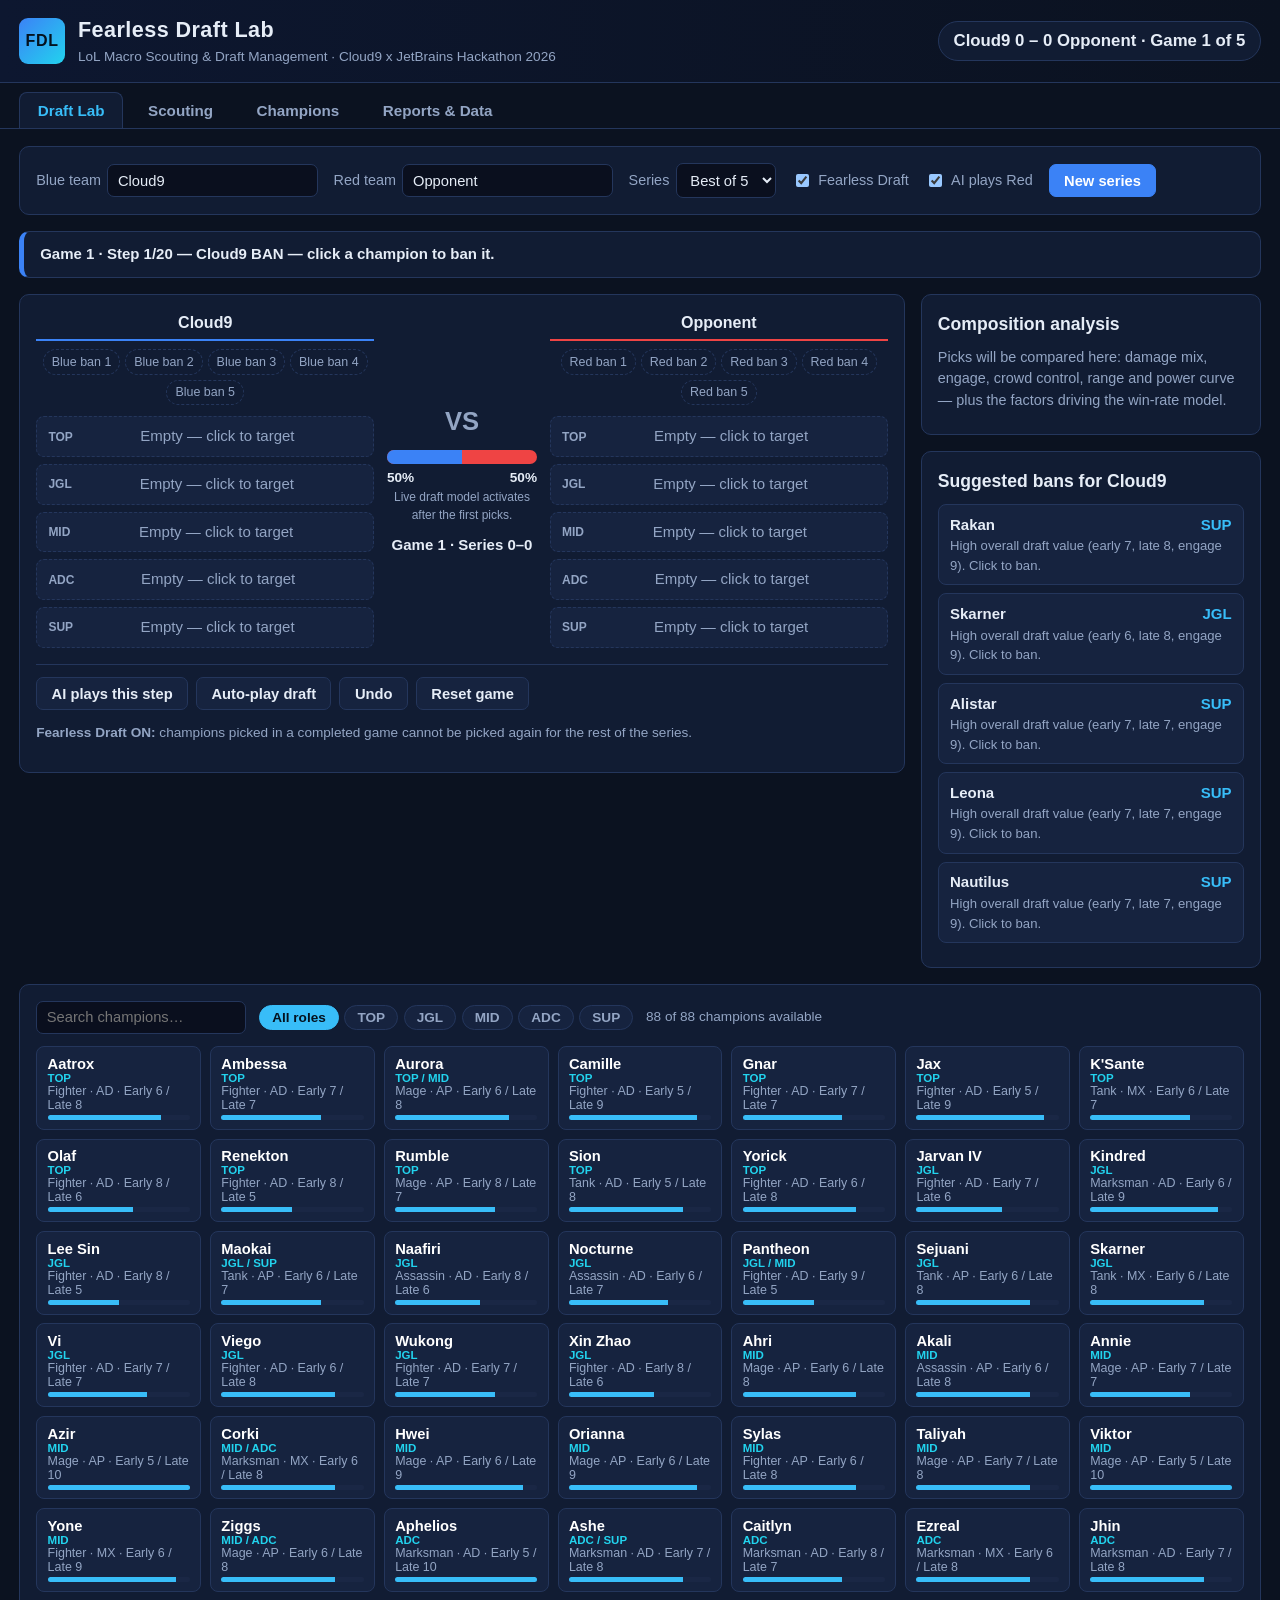
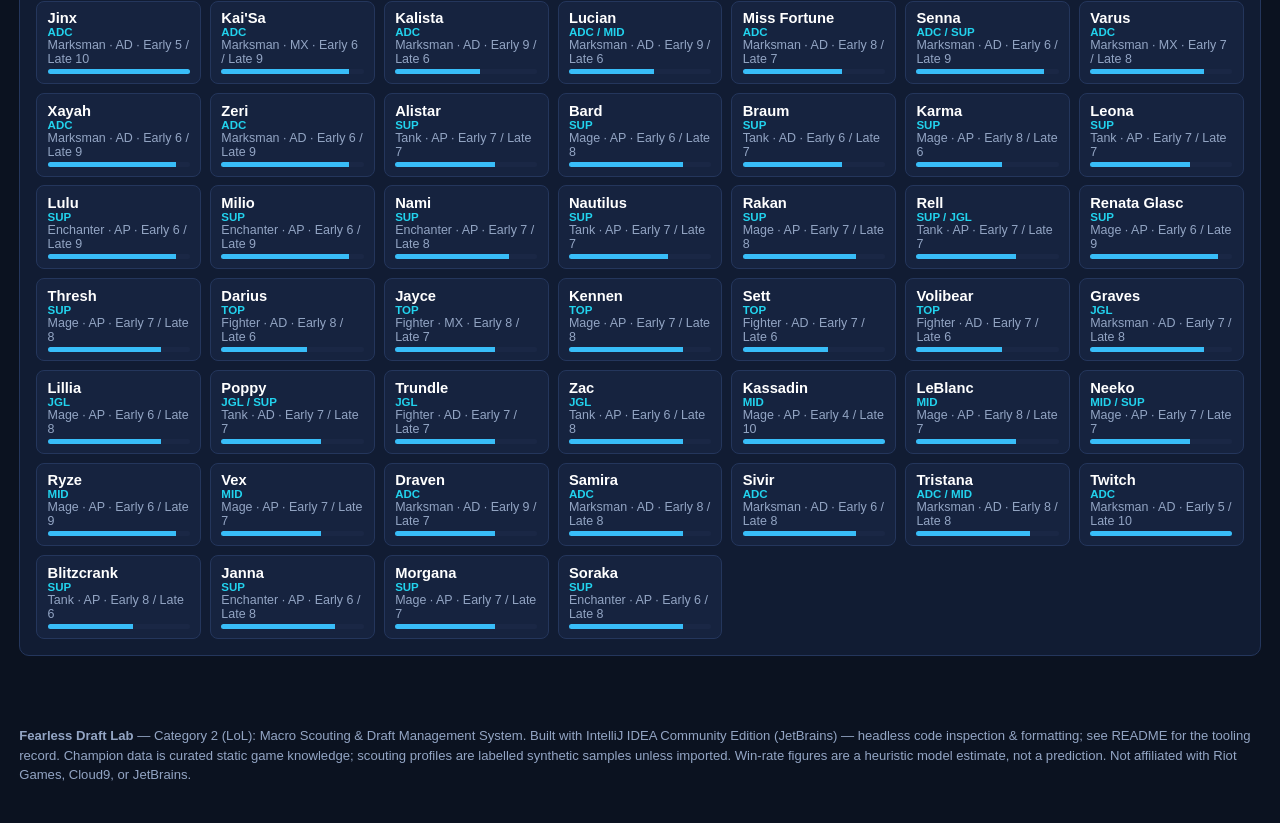
<file: index.html>
<!DOCTYPE html>
<html lang="en">
<head>
<meta charset="UTF-8">
<meta name="viewport" content="width=device-width, initial-scale=1.0">
<title>Fearless Draft Lab — LoL Macro Scouting &amp; Draft Management</title>
<meta name="description" content="A League of Legends coaching tool: Fearless Draft simulator, counter-pick recommendations, live draft win-rate model, macro scouting and How-to-Win insights. Built for the Cloud9 x JetBrains Sky's The Limit Hackathon 2026.">
<link rel="stylesheet" href="styles.css">
</head>
<body>
<header class="topbar">
  <div class="brand">
    <div class="brand-mark" aria-hidden="true">FDL</div>
    <div>
      <h1>Fearless Draft Lab</h1>
      <p class="tagline">LoL Macro Scouting &amp; Draft Management &middot; Cloud9 x JetBrains Hackathon 2026</p>
    </div>
  </div>
  <div class="series-badge" id="series-badge" title="Current series score"></div>
</header>

<nav class="tabs" role="tablist" aria-label="Main views">
  <button class="tab active" data-view="draft" onclick="App.showView('draft')" role="tab">Draft Lab</button>
  <button class="tab" data-view="scout" onclick="App.showView('scout')" role="tab">Scouting</button>
  <button class="tab" data-view="champs" onclick="App.showView('champs')" role="tab">Champions</button>
  <button class="tab" data-view="reports" onclick="App.showView('reports')" role="tab">Reports &amp; Data</button>
</nav>

<main>
  <!-- ============================ DRAFT LAB ============================ -->
  <section id="view-draft" class="view active" aria-label="Draft Lab">
    <div class="panel setup-bar">
      <label>Blue team <input id="setup-blue" type="text" maxlength="24" value="Cloud9"></label>
      <label>Red team <input id="setup-red" type="text" maxlength="24" value="Opponent"></label>
      <label>Series
        <select id="setup-bestof">
          <option value="5" selected>Best of 5</option>
          <option value="3">Best of 3</option>
        </select>
      </label>
      <label class="check"><input id="setup-fearless" type="checkbox" checked> Fearless Draft</label>
      <label class="check"><input id="setup-ai-red" type="checkbox" checked> AI plays Red</label>
      <button class="btn primary" onclick="App.newSeries()">New series</button>
    </div>

    <div id="turn-banner" class="turn-banner"></div>

    <div class="draft-layout">
      <div class="draft-board panel">
        <div class="board-columns">
          <div class="team-col blue">
            <h3 id="board-blue-name">Cloud9</h3>
            <div class="ban-row" id="blue-bans"></div>
            <div class="pick-slots" id="blue-picks"></div>
          </div>
          <div class="board-mid">
            <div class="vs">VS</div>
            <div id="winprob" class="winprob"></div>
            <div id="game-score" class="game-score"></div>
          </div>
          <div class="team-col red">
            <h3 id="board-red-name">Opponent</h3>
            <div class="ban-row" id="red-bans"></div>
            <div class="pick-slots" id="red-picks"></div>
          </div>
        </div>
        <div class="draft-controls">
          <button class="btn" onclick="App.aiMove()" id="btn-ai-move">AI plays this step</button>
          <button class="btn" onclick="App.autoPlay()">Auto-play draft</button>
          <button class="btn" onclick="App.undo()">Undo</button>
          <button class="btn" onclick="App.resetGame()">Reset game</button>
          <span id="complete-controls"></span>
        </div>
        <div id="fearless-pool" class="fearless-pool"></div>
        <div id="draft-log" class="draft-log"></div>
      </div>

      <div class="draft-side">
        <div class="panel" id="comp-panel"></div>
        <div class="panel" id="reco-panel"></div>
      </div>
    </div>

    <div class="panel">
      <div class="grid-toolbar">
        <input id="draft-search" type="search" placeholder="Search champions…" aria-label="Search champions in the draft pool" oninput="App.setDraftSearch(this.value)">
        <div class="role-chips" id="draft-role-chips"></div>
        <span class="hint" id="draft-hint"></span>
      </div>
      <div id="target-role" class="target-role"></div>
      <div id="champ-grid" class="champ-grid"></div>
    </div>
  </section>

  <!-- ============================ SCOUTING ============================ -->
  <section id="view-scout" class="view" aria-label="Scouting">
    <div class="panel scout-toolbar">
      <label>Opponent
        <select id="scout-team-select" onchange="App.setScoutTeam(this.value)"></select>
      </label>
      <span class="sample-note">Sample profiles are synthetic demonstration data. Import real GRID exports under Reports &amp; Data.</span>
    </div>
    <div id="scout-content"></div>
  </section>

  <!-- ============================ CHAMPIONS ============================ -->
  <section id="view-champs" class="view" aria-label="Champion database">
    <div class="panel">
      <div class="grid-toolbar">
        <input id="champ-search" type="search" placeholder="Search champions…" aria-label="Search the champion database" oninput="App.setChampSearch(this.value)">
        <div class="role-chips" id="champ-role-chips"></div>
        <label>Sort
          <select id="champ-sort" onchange="App.setChampSort(this.value)">
            <option value="name">Name (A–Z)</option>
            <option value="early">Early power</option>
            <option value="late">Late power</option>
            <option value="diff">Difficulty</option>
          </select>
        </label>
        <span class="hint" id="champ-count"></span>
      </div>
      <div id="champ-detail"></div>
      <div id="champ-db-grid" class="champ-grid"></div>
    </div>
  </section>

  <!-- ============================ REPORTS ============================ -->
  <section id="view-reports" class="view" aria-label="Reports and data">
    <div class="panel" id="series-report"></div>
    <div class="panel">
      <h2>Save / load series</h2>
      <div class="row">
        <input id="report-name" type="text" maxlength="60" placeholder="Report name, e.g. C9 vs NXF — scrims 12 Jan" aria-label="Report name">
        <button class="btn primary" onclick="App.saveReport()">Save current series</button>
        <button class="btn" onclick="App.exportSeries()">Export series JSON</button>
        <button class="btn" onclick="window.print()">Print report</button>
      </div>
      <div id="saved-reports"></div>
    </div>
    <div class="panel">
      <h2>Import scouting data (GRID export format)</h2>
      <p class="muted">Paste a team scouting profile as JSON — same shape as the bundled samples:
        <code>{ "name", "tag", "region", "tendencies": {...}, "banTendencies": [...], "game1PickRates": [...], "players": [{ "name", "role", "pool": [{ "champ", "games", "wins" }] }] }</code>.
        Champion ids must exist in the embedded database. Imported teams are stored locally in your browser only.</p>
      <textarea id="import-json" rows="6" aria-label="Scouting profile JSON to import" placeholder='{"name": "My Opponent", "tag": "OPP", "players": [...]}'></textarea>
      <div class="row">
        <button class="btn primary" onclick="App.importScout()">Validate &amp; import</button>
        <button class="btn" onclick="App.fillSampleImport()">Fill with a valid example</button>
      </div>
      <div id="import-result"></div>
      <div id="imported-teams"></div>
    </div>
  </section>
</main>

<footer>
  <p><strong>Fearless Draft Lab</strong> — Category 2 (LoL): Macro Scouting &amp; Draft Management System.
  Built with IntelliJ IDEA Community Edition (JetBrains) — headless code inspection &amp; formatting; see README for the tooling record.
  Champion data is curated static game knowledge; scouting profiles are labelled synthetic samples unless imported.
  Win-rate figures are a heuristic model estimate, not a prediction. Not affiliated with Riot Games, Cloud9, or JetBrains.</p>
</footer>

<div id="toast" class="toast" role="status" aria-live="polite"></div>

<script src="data.js"></script>
<script src="engine.js"></script>
<script src="app.js"></script>
</body>
</html>
</file>
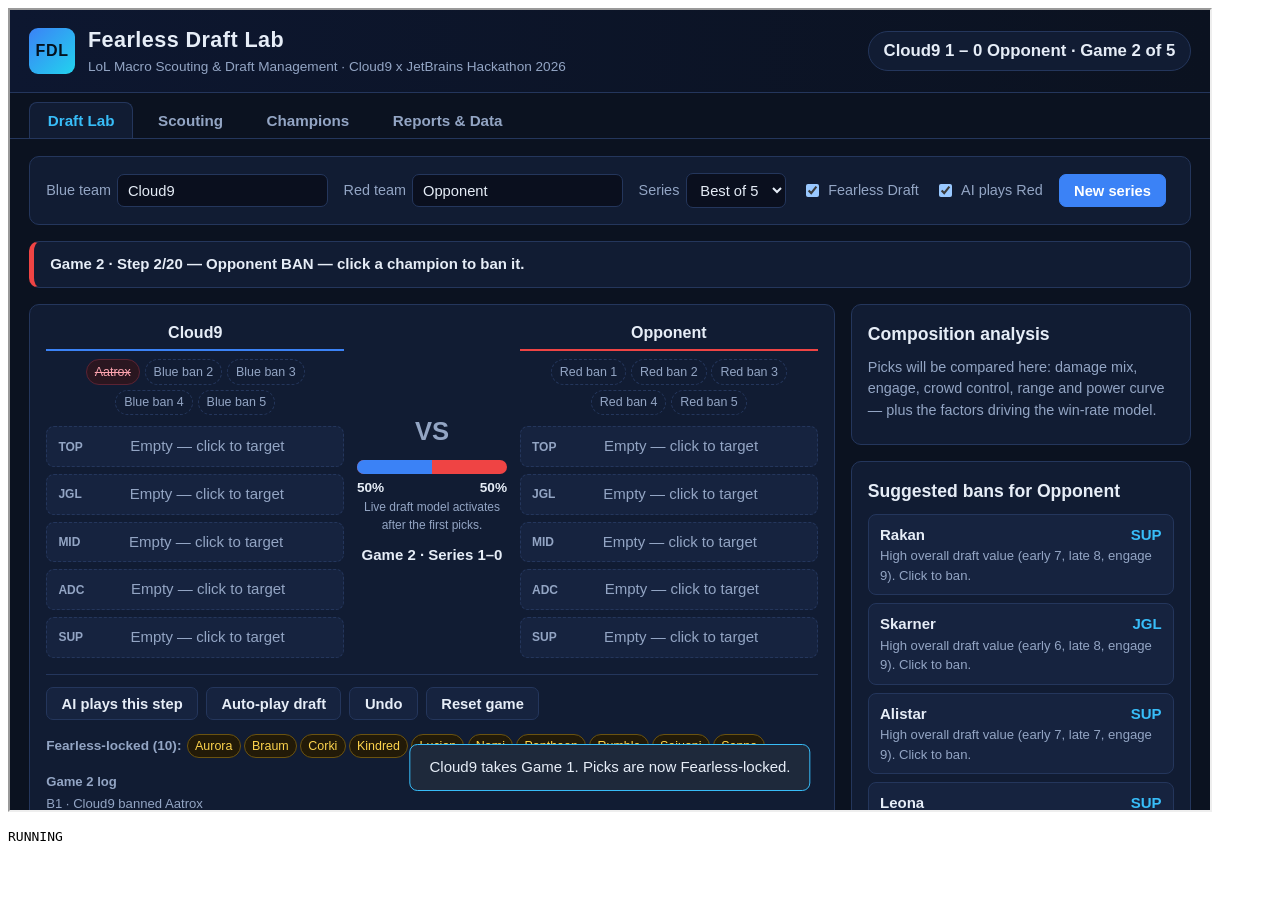
<file: tests/browser-harness.html>
<!-- Fearless Draft Lab — real-browser harness. Serve the project root (python3 -m http.server 8000) and open tests/browser-harness.html in a real browser. It drives the app in an iframe through a full draft, all four views, and import validation, then prints PASS/FAIL lines. -->
<!DOCTYPE html>
<html lang="en">
<head><meta charset="UTF-8"><title>HARNESS</title></head>
<body>
<iframe id="app" src="/" style="width:1200px;height:800px"></iframe>
<pre id="results">RUNNING</pre>
<script>
const sleep = ms => new Promise(r => setTimeout(r, ms));
const results = [];
function check(name, cond, extra) {
  results.push((cond ? 'PASS' : 'FAIL') + ' | ' + name + (extra ? ' | ' + extra : ''));
}
async function run() {
  const frame = document.getElementById('app');
  await new Promise(r => {
    if (frame.contentDocument && frame.contentDocument.readyState === 'complete') r();
    else frame.onload = r;
  });
  await sleep(500);
  const doc = frame.contentDocument, win = frame.contentWindow;
  const errors = [];
  const origErr = win.console.error;
  win.console.error = (...a) => { errors.push(a.join(' ')); origErr.apply(win.console, a); };
  win.addEventListener('error', e => errors.push('JS error: ' + e.message));

  // 1. Draft view renders
  const grid = doc.querySelectorAll('#champ-grid .champ-card');
  check('draft grid renders 88 champions', grid.length === 88, 'got ' + grid.length);
  check('turn banner shows BAN step', /BAN/.test(doc.getElementById('turn-banner').textContent));
  check('winprob shows 50/50 initially', /50%/.test(doc.getElementById('winprob').textContent));
  check('ban suggestions render (5)', doc.querySelectorAll('#reco-panel .reco-item').length === 5,
    'got ' + doc.querySelectorAll('#reco-panel .reco-item').length);

  // 2. Auto-play a full draft
  const autoBtn = [...doc.querySelectorAll('.draft-controls .btn')].find(b => b.textContent.includes('Auto-play'));
  check('auto-play button exists', !!autoBtn);
  autoBtn.click();
  await sleep(300);
  check('draft completes after auto-play', /Draft complete/.test(doc.getElementById('turn-banner').textContent));
  const bluePicks = doc.querySelectorAll('#blue-picks .pick-slot:not(.empty)').length;
  const redPicks = doc.querySelectorAll('#red-picks .pick-slot:not(.empty)').length;
  check('both teams have 5 picks', bluePicks === 5 && redPicks === 5, bluePicks + '/' + redPicks);
  check('winprob model active after picks', !/activates after/.test(doc.getElementById('winprob').textContent));
  check('comp analysis renders factors', doc.querySelectorAll('#comp-panel .factor').length >= 0);

  // 3. Complete game 1
  const winBtn = doc.querySelector('.btn.blue-win');
  check('blue win button present', !!winBtn);
  if (winBtn) winBtn.click();
  await sleep(300);
  check('series badge shows 1-0', /1 – 0/.test(doc.getElementById('series-badge').textContent),
    doc.getElementById('series-badge').textContent);
  check('fearless pool shows 10 locks', doc.querySelectorAll('#fearless-pool .lock-chip').length === 10,
    'got ' + doc.querySelectorAll('#fearless-pool .lock-chip').length);
  check('game 2 started', /Game 2/.test(doc.getElementById('turn-banner').textContent));

  // 4. Undo works in game 2
  const firstAvail = doc.querySelector('#champ-grid .champ-card:not(.unavailable)');
  firstAvail.click();
  await sleep(600); // AI red replies on its turn
  const stepAfter = doc.getElementById('turn-banner').textContent;
  doc.querySelectorAll('.draft-controls .btn');
  const undoBtn = [...doc.querySelectorAll('.draft-controls .btn')].find(b => b.textContent === 'Undo');
  undoBtn.click();
  await sleep(200);
  check('undo returns to step 1', /Step 1\/20/.test(doc.getElementById('turn-banner').textContent),
    doc.getElementById('turn-banner').textContent);

  // 5. Scouting view
  doc.querySelector('[data-view="scout"]').click();
  await sleep(200);
  const scoutText = doc.getElementById('scout-content').textContent;
  check('scout view renders NXF', /Northwind Foxes/.test(scoutText));
  check('scout insights mention Sejuani ban', /Ban Sejuani early/.test(scoutText));
  check('fearless shift panel present', /Fearless shift/.test(scoutText));
  check('player pool renders', /Burrow/.test(scoutText) && /72%/.test(scoutText));

  // 6. Champions view
  doc.querySelector('[data-view="champs"]').click();
  await sleep(200);
  const dbGrid = doc.querySelectorAll('#champ-db-grid .champ-card');
  check('champion db renders 88', dbGrid.length === 88, 'got ' + dbGrid.length);
  dbGrid[0].click();
  await sleep(200);
  check('champion detail opens', !!doc.querySelector('#champ-detail .champ-detail'));

  // 7. Reports view + import validation
  doc.querySelector('[data-view="reports"]').click();
  await sleep(200);
  const reportText = doc.getElementById('series-report').textContent;
  check('series report shows game 1', /Score: 1–0/.test(reportText), reportText.slice(0, 80));
  const ta = doc.getElementById('import-json');
  ta.value = '{"name": 123}';
  [...doc.querySelectorAll('.btn')].find(b => b.textContent.includes('Validate')).click();
  await sleep(200);
  check('import rejects invalid team', /rejected/i.test(doc.getElementById('import-result').textContent));
  [...doc.querySelectorAll('.btn')].find(b => b.textContent.includes('valid example')).click();
  await sleep(100);
  [...doc.querySelectorAll('.btn')].find(b => b.textContent.includes('Validate')).click();
  await sleep(200);
  check('import accepts valid example', /Imported Example Rivals/.test(doc.getElementById('import-result').textContent));
  const savedName = doc.getElementById('report-name');
  savedName.value = 'Harness report';
  [...doc.querySelectorAll('.btn')].find(b => b.textContent.includes('Save current series')).click();
  await sleep(200);
  check('report save works', /Harness report/.test(doc.getElementById('saved-reports').textContent));

  // 8. No console errors
  check('no console errors', errors.length === 0, errors.slice(0, 3).join(' ; '));

  document.getElementById('results').textContent = results.join('\n');
  document.title = 'HARNESS:DONE';
}
run().catch(e => {
  document.getElementById('results').textContent = 'FAIL | harness crashed: ' + e.message + '\n' + results.join('\n');
  document.title = 'HARNESS:DONE';
});
</script>
</body>
</html>
</file>
<file: styles.css>
/* Fearless Draft Lab — dark coaching-desk theme. Zero dependencies. */
:root {
  --bg: #0b1220;
  --panel: #111c33;
  --panel2: #16233f;
  --border: #24365c;
  --text: #e6edf7;
  --muted: #93a5c4;
  --accent: #38bdf8;
  --accent2: #22d3ee;
  --blue: #3b82f6;
  --red: #ef4444;
  --green: #22c55e;
  --amber: #f59e0b;
  --radius: 10px;
}
* { box-sizing: border-box; }
html { color-scheme: dark; }
body {
  margin: 0;
  background: var(--bg);
  color: var(--text);
  font-family: -apple-system, BlinkMacSystemFont, "Segoe UI", Roboto, "Helvetica Neue", Arial, sans-serif;
  font-size: 15px;
  line-height: 1.5;
}
h1 { font-size: 1.35rem; margin: 0; letter-spacing: .02em; }
h2 { font-size: 1.1rem; margin: 0 0 .6rem; }
h3 { font-size: 1rem; margin: 0 0 .5rem; }
p { margin: .4rem 0; }
code { background: #0a0f1e; padding: .1em .35em; border-radius: 4px; font-size: .85em; }

/* ---------- header / nav ---------- */
.topbar {
  display: flex; justify-content: space-between; align-items: center; gap: 1rem;
  padding: .9rem 1.2rem; border-bottom: 1px solid var(--border);
  background: linear-gradient(90deg, #0d1730, #0b1220);
  flex-wrap: wrap;
}
.brand { display: flex; align-items: center; gap: .8rem; }
.brand-mark {
  width: 46px; height: 46px; border-radius: 9px; flex: none;
  display: flex; align-items: center; justify-content: center;
  background: linear-gradient(135deg, var(--blue), var(--accent2));
  color: #04121f; font-weight: 800; letter-spacing: .05em; font-size: 1rem;
}
.tagline { color: var(--muted); font-size: .85rem; margin: 0; }
.series-badge {
  font-weight: 700; font-size: 1.05rem; padding: .4rem .9rem;
  border: 1px solid var(--border); border-radius: 999px; background: var(--panel);
  white-space: nowrap;
}
.tabs {
  display: flex; gap: .4rem; padding: .6rem 1.2rem 0; flex-wrap: wrap;
  border-bottom: 1px solid var(--border);
}
.tab {
  background: transparent; color: var(--muted); border: 1px solid transparent;
  border-bottom: none; border-radius: 8px 8px 0 0; padding: .55rem 1.1rem;
  font-size: .95rem; font-weight: 600; cursor: pointer;
}
.tab:hover { color: var(--text); }
.tab.active { background: var(--panel); color: var(--accent); border-color: var(--border); }

main { padding: 1.1rem 1.2rem 2rem; max-width: 1440px; margin: 0 auto; }
.view { display: none; }
.view.active { display: block; }
.panel {
  background: var(--panel); border: 1px solid var(--border);
  border-radius: var(--radius); padding: 1rem; margin-bottom: 1rem;
}
.muted { color: var(--muted); font-size: .9rem; }
.row { display: flex; gap: .6rem; flex-wrap: wrap; align-items: center; margin: .6rem 0; }

/* ---------- controls ---------- */
input[type="text"], input[type="search"], select, textarea {
  background: #0a0f1e; color: var(--text); border: 1px solid var(--border);
  border-radius: 7px; padding: .45rem .6rem; font-size: .92rem; font-family: inherit;
}
input[type="text"], input[type="search"] { min-width: 0; }
textarea { width: 100%; resize: vertical; font-family: ui-monospace, monospace; }
label { font-size: .9rem; color: var(--muted); display: inline-flex; gap: .4rem; align-items: center; }
label.check { cursor: pointer; }
.btn {
  background: var(--panel2); color: var(--text); border: 1px solid var(--border);
  border-radius: 7px; padding: .45rem .9rem; font-size: .92rem; font-weight: 600;
  cursor: pointer;
}
.btn:hover { border-color: var(--accent); color: var(--accent); }
.btn.primary { background: var(--blue); border-color: var(--blue); color: #fff; }
.btn.primary:hover { background: #2563eb; color: #fff; }
.btn:disabled { opacity: .45; cursor: not-allowed; }
.btn.blue-win { background: var(--blue); border-color: var(--blue); color: #fff; }
.btn.red-win { background: var(--red); border-color: var(--red); color: #fff; }

/* ---------- draft lab ---------- */
.setup-bar { display: flex; gap: 1rem; flex-wrap: wrap; align-items: center; }
.turn-banner {
  border-radius: var(--radius); padding: .7rem 1rem; margin-bottom: 1rem;
  font-weight: 700; border: 1px solid var(--border); background: var(--panel);
}
.turn-banner.blue { border-left: 5px solid var(--blue); }
.turn-banner.red { border-left: 5px solid var(--red); }
.turn-banner.done { border-left: 5px solid var(--green); }
.draft-layout { display: grid; grid-template-columns: 1fr 340px; gap: 1rem; align-items: start; }
@media (max-width: 980px) { .draft-layout { grid-template-columns: 1fr; } }
.board-columns { display: grid; grid-template-columns: 1fr 150px 1fr; gap: .8rem; }
@media (max-width: 700px) { .board-columns { grid-template-columns: 1fr; } .board-mid { order: -1; } }
.team-col h3 { text-align: center; padding-bottom: .3rem; border-bottom: 2px solid var(--border); }
.team-col.blue h3 { border-color: var(--blue); }
.team-col.red h3 { border-color: var(--red); }
.ban-row { display: flex; flex-wrap: wrap; gap: .3rem; min-height: 34px; margin-bottom: .7rem; justify-content: center; }
.ban-chip {
  font-size: .78rem; padding: .15rem .5rem; border-radius: 999px;
  background: #2a1620; border: 1px solid #5b2333; color: #fda4af;
  text-decoration: line-through;
}
.ban-slot {
  font-size: .78rem; padding: .15rem .5rem; border-radius: 999px;
  border: 1px dashed var(--border); color: var(--muted);
}
.pick-slots { display: flex; flex-direction: column; gap: .45rem; }
.pick-slot {
  display: flex; justify-content: space-between; align-items: center; gap: .5rem;
  background: var(--panel2); border: 1px solid var(--border); border-radius: 8px;
  padding: .5rem .7rem; cursor: pointer;
}
.pick-slot:hover { border-color: var(--accent); }
.pick-slot.empty { color: var(--muted); border-style: dashed; }
.pick-slot.target { border-color: var(--amber); box-shadow: 0 0 0 1px var(--amber); }
.pick-slot .role-tag { font-size: .75rem; font-weight: 700; color: var(--muted); }
.pick-slot .champ-name { font-weight: 700; }
.pick-slot .champ-meta { font-size: .78rem; color: var(--muted); }
.board-mid { display: flex; flex-direction: column; align-items: center; gap: .6rem; justify-content: center; }
.vs { font-size: 1.6rem; font-weight: 800; color: var(--muted); }
.winprob { width: 100%; text-align: center; }
.wp-bar { height: 14px; border-radius: 999px; overflow: hidden; display: flex; background: var(--red); }
.wp-blue { background: var(--blue); transition: width .3s; }
.wp-labels { display: flex; justify-content: space-between; font-weight: 700; font-size: .85rem; margin-top: .25rem; }
.wp-note { font-size: .75rem; color: var(--muted); }
.game-score { font-weight: 700; text-align: center; }
.draft-controls { display: flex; gap: .5rem; flex-wrap: wrap; margin-top: 1rem; padding-top: .8rem; border-top: 1px solid var(--border); }
.fearless-pool { margin-top: .8rem; font-size: .85rem; color: var(--muted); }
.fearless-pool .lock-chip {
  display: inline-block; font-size: .78rem; padding: .1rem .45rem; margin: .1rem;
  border-radius: 999px; background: #221a08; border: 1px solid #6b5310; color: #fcd34d;
}
.draft-log { margin-top: .8rem; font-size: .82rem; color: var(--muted); max-height: 130px; overflow-y: auto; }
.draft-log div { padding: .1rem 0; border-bottom: 1px solid #1a2745; }

/* comp + recommendations */
.comp-table { width: 100%; border-collapse: collapse; font-size: .88rem; }
.comp-table td, .comp-table th { padding: .3rem .4rem; text-align: center; border-bottom: 1px solid #1a2745; }
.comp-table td:first-child, .comp-table th:first-child { text-align: left; }
.comp-table .lead { color: var(--accent); font-weight: 700; }
.factor { font-size: .86rem; padding: .3rem 0; border-bottom: 1px solid #1a2745; }
.factor:last-child { border-bottom: none; }
.factor .b { color: #93c5fd; font-weight: 700; }
.factor .r { color: #fca5a5; font-weight: 700; }
.reco-item {
  border: 1px solid var(--border); border-radius: 8px; padding: .55rem .7rem;
  margin-bottom: .5rem; cursor: pointer; background: var(--panel2);
}
.reco-item:hover { border-color: var(--accent); }
.reco-item .reco-head { display: flex; justify-content: space-between; font-weight: 700; }
.reco-item .reco-score { color: var(--accent); }
.reco-item .reco-reason { font-size: .82rem; color: var(--muted); }
.role-select { display: flex; gap: .35rem; flex-wrap: wrap; margin-bottom: .6rem; }

/* champion grid */
.grid-toolbar { display: flex; gap: .8rem; flex-wrap: wrap; align-items: center; margin-bottom: .8rem; }
.role-chips { display: flex; gap: .35rem; flex-wrap: wrap; }
.chip {
  background: var(--panel2); border: 1px solid var(--border); color: var(--muted);
  border-radius: 999px; padding: .25rem .75rem; font-size: .85rem; font-weight: 600; cursor: pointer;
}
.chip:hover { color: var(--text); }
.chip.active { background: var(--accent); border-color: var(--accent); color: #04121f; }
.hint { color: var(--muted); font-size: .85rem; }
.target-role { margin-bottom: .7rem; font-size: .9rem; }
.champ-grid {
  display: grid; grid-template-columns: repeat(auto-fill, minmax(150px, 1fr)); gap: .55rem;
}
.champ-card {
  background: var(--panel2); border: 1px solid var(--border); border-radius: 8px;
  padding: .55rem .65rem; cursor: pointer; text-align: left;
}
.champ-card:hover { border-color: var(--accent); }
.champ-card .c-name { font-weight: 700; font-size: .92rem; }
.champ-card .c-meta { font-size: .78rem; color: var(--muted); }
.champ-card .c-roles { font-size: .72rem; color: var(--accent2); font-weight: 700; }
.champ-card.unavailable { opacity: .35; cursor: not-allowed; text-decoration: line-through; }
.champ-card.unavailable:hover { border-color: var(--border); }
.champ-card.selected { border-color: var(--amber); box-shadow: 0 0 0 1px var(--amber); }
.mini-bar { height: 5px; border-radius: 99px; background: #1a2745; overflow: hidden; margin-top: 3px; }
.mini-bar > div { height: 100%; background: var(--accent); }

/* scouting */
.scout-toolbar { display: flex; gap: 1rem; flex-wrap: wrap; align-items: center; }
.sample-note { color: var(--muted); font-size: .85rem; }
.scout-grid { display: grid; grid-template-columns: 1fr 1fr; gap: 1rem; align-items: start; }
@media (max-width: 980px) { .scout-grid { grid-template-columns: 1fr; } }
.tendency { margin-bottom: .7rem; }
.tendency .t-head { display: flex; justify-content: space-between; font-size: .88rem; }
.tendency .t-bar { height: 8px; border-radius: 99px; background: #1a2745; overflow: hidden; margin-top: 2px; }
.tendency .t-bar > div { height: 100%; background: linear-gradient(90deg, var(--blue), var(--accent2)); }
.player-card { border: 1px solid var(--border); border-radius: 8px; padding: .6rem .8rem; margin-bottom: .6rem; background: var(--panel2); }
.player-card .p-head { display: flex; justify-content: space-between; font-weight: 700; }
.pool-row { display: grid; grid-template-columns: 1fr 70px 60px 90px; gap: .5rem; font-size: .85rem; padding: .15rem 0; align-items: center; }
.pool-row.head { color: var(--muted); font-size: .75rem; text-transform: uppercase; }
.insight { border-left: 4px solid var(--muted); padding: .5rem .8rem; margin-bottom: .6rem; background: var(--panel2); border-radius: 0 8px 8px 0; }
.insight.HIGH { border-color: var(--red); }
.insight.MEDIUM { border-color: var(--amber); }
.insight.LOW { border-color: var(--green); }
.insight .i-title { font-weight: 700; }
.insight .i-title .pri { font-size: .7rem; padding: .1rem .4rem; border-radius: 99px; background: #1a2745; margin-right: .4rem; }
.insight .i-detail { font-size: .88rem; color: var(--muted); }
.shift-row { font-size: .88rem; padding: .3rem 0; border-bottom: 1px solid #1a2745; }
.shift-row .lost { color: #fca5a5; }
.shift-row .left { color: #86efac; }

/* champion detail */
.champ-detail { border: 1px solid var(--accent); border-radius: 8px; padding: .9rem 1rem; margin-bottom: 1rem; background: var(--panel2); }
.champ-detail .d-grid { display: grid; grid-template-columns: repeat(auto-fit, minmax(200px, 1fr)); gap: 1rem; }
.champ-detail ul { margin: .3rem 0; padding-left: 1.1rem; font-size: .9rem; }
.champ-detail li { cursor: pointer; }
.champ-detail li:hover { color: var(--accent); }

/* reports */
table.report { width: 100%; border-collapse: collapse; font-size: .88rem; margin-top: .5rem; }
table.report th, table.report td { border: 1px solid var(--border); padding: .35rem .5rem; text-align: left; vertical-align: top; }
table.report th { background: var(--panel2); }
.saved-item { display: flex; justify-content: space-between; gap: .8rem; align-items: center; border: 1px solid var(--border); border-radius: 8px; padding: .5rem .8rem; margin: .4rem 0; background: var(--panel2); flex-wrap: wrap; }
.saved-item .s-meta { color: var(--muted); font-size: .82rem; }
.ok { color: var(--green); font-weight: 600; }
.err { color: #fca5a5; font-weight: 600; }

footer { padding: 1rem 1.2rem 2rem; color: var(--muted); font-size: .82rem; max-width: 1440px; margin: 0 auto; }

.toast {
  position: fixed; bottom: 1.2rem; left: 50%; transform: translateX(-50%) translateY(20px);
  background: #1e293b; border: 1px solid var(--accent); color: var(--text);
  padding: .7rem 1.2rem; border-radius: 8px; opacity: 0; pointer-events: none;
  transition: opacity .25s, transform .25s; z-index: 50; max-width: 90vw; text-align: center;
}
.toast.show { opacity: 1; transform: translateX(-50%) translateY(0); }

@media print {
  .topbar, .tabs, .setup-bar, .draft-controls, .grid-toolbar, footer, .toast,
  #view-scout, #view-champs, #view-reports .panel:nth-child(n+3) { display: none !important; }
  body { background: #fff; color: #111; }
  .panel { border-color: #999; }
  #view-reports { display: block !important; }
}
</file>
